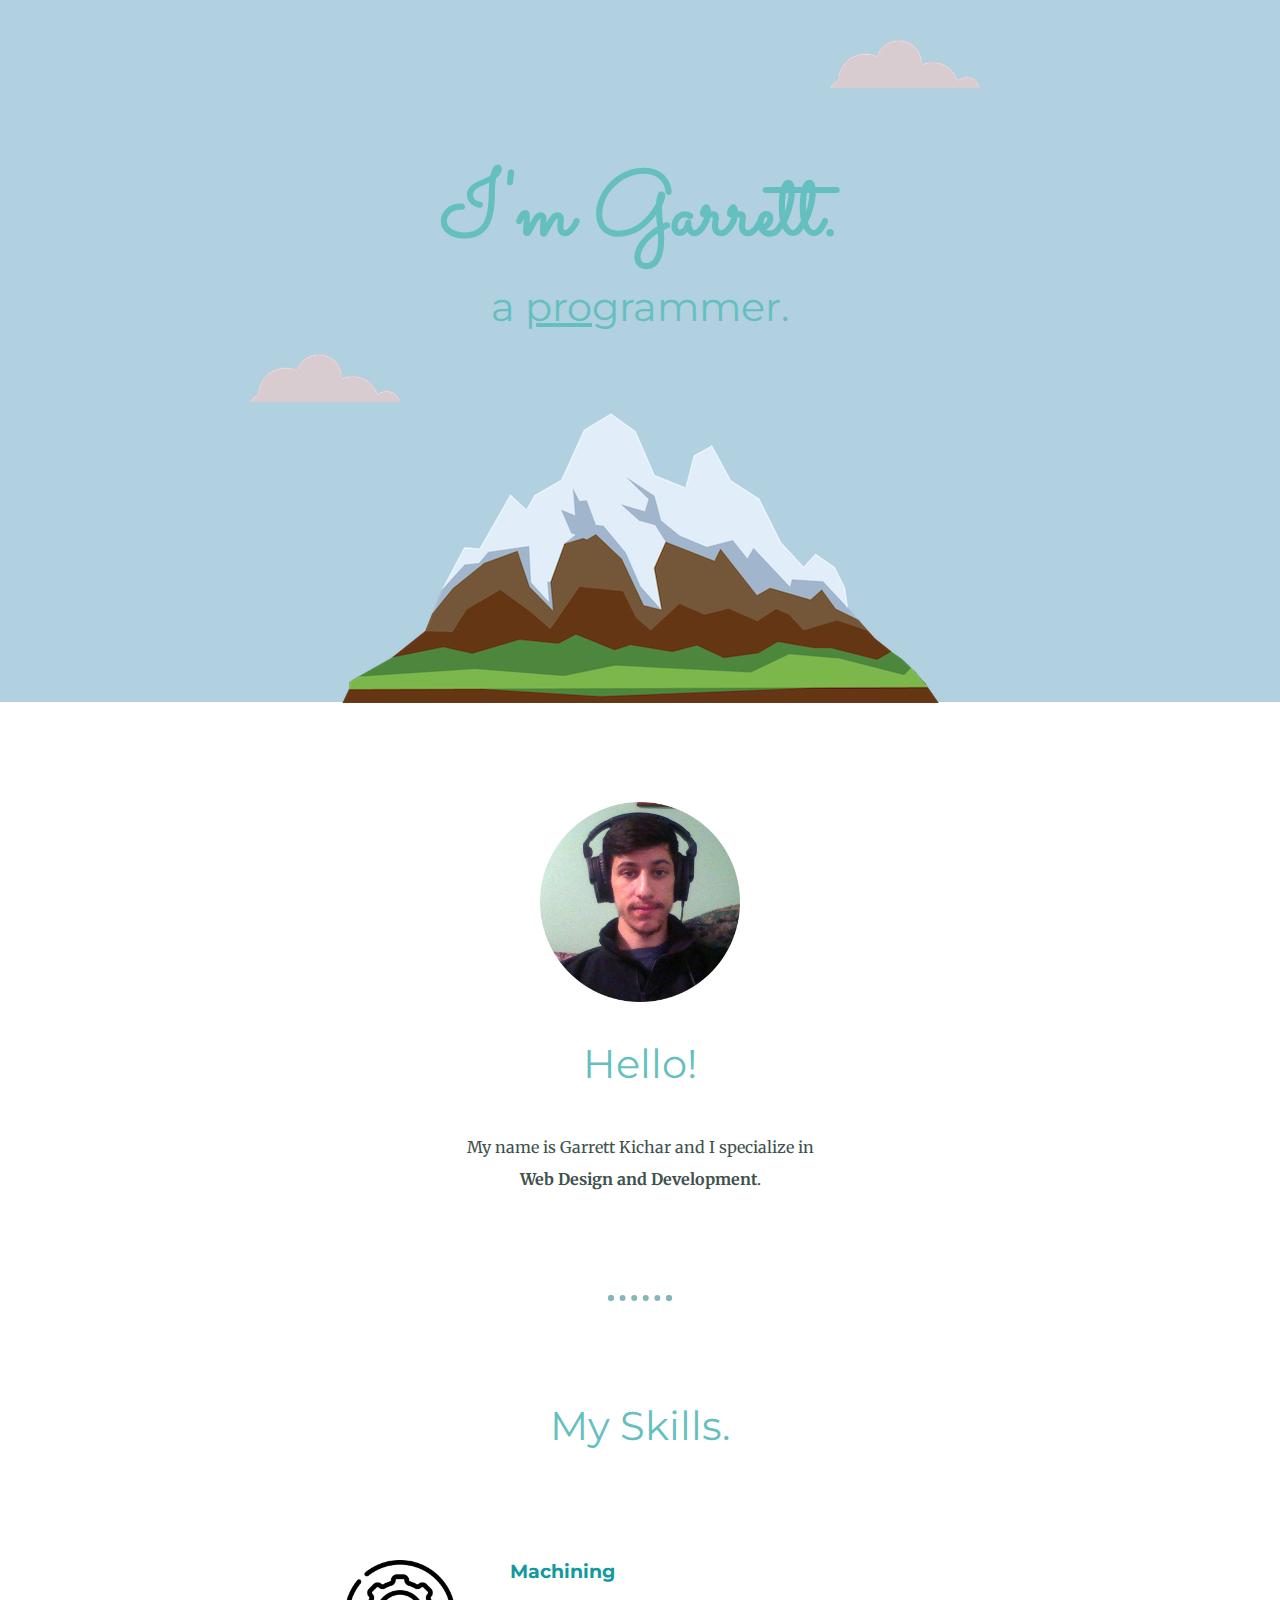
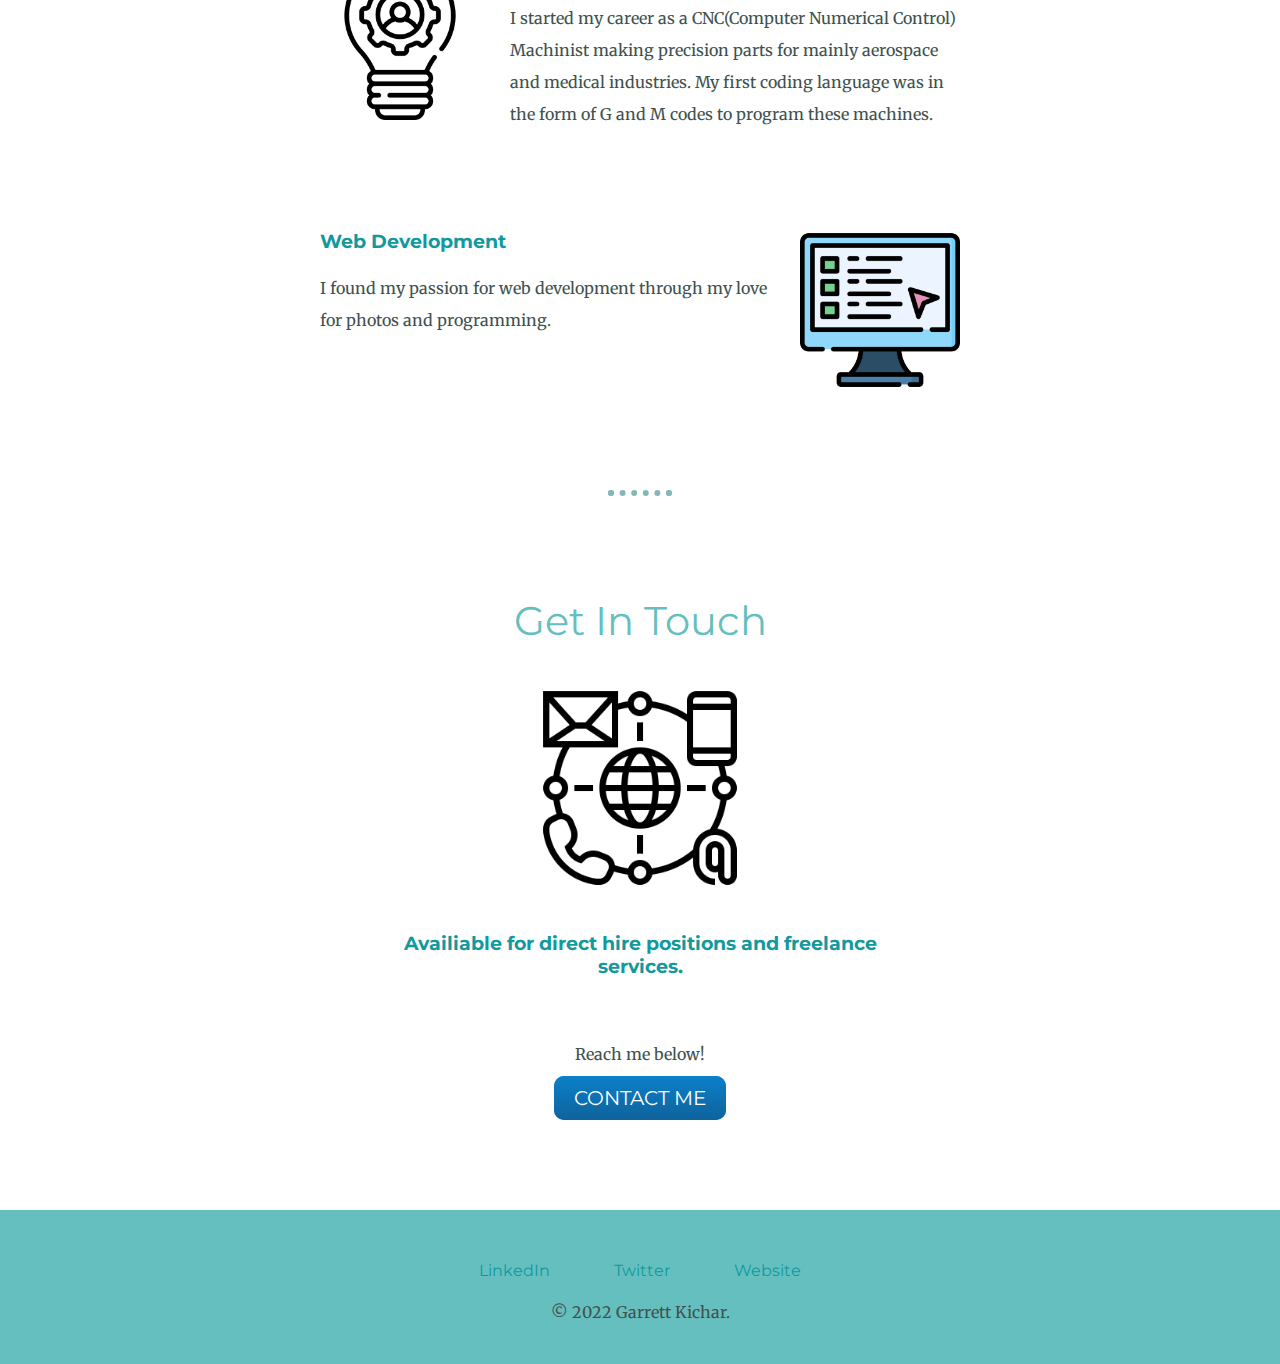
<file: index.html>
<!DOCTYPE html>
<html lang="en">
<head>
    <meta charset="UTF-8">
    <meta http-equiv="X-UA-Compatible" content="IE=edge">
    <meta name="viewport" content="width=device-width, initial-scale=1.0">
    <title>Garrett Kichar</title>
    <link rel="stylesheet" href="css/styles.css">
    <link rel="icon" href="favicon.ico?v=2">
    <link rel="preconnect" href="https://fonts.googleapis.com">
<link rel="preconnect" href="https://fonts.gstatic.com" crossorigin>
<link href="https://fonts.googleapis.com/css2?family=Merriweather&family=Montserrat&family=Sacramento&display=swap" rel="stylesheet">
</head>
<body>
    <div class="top-container">
        <img class="top-cloud" src="images/cloud.png" alt="cloud-img">
        <h1>I'm Garrett.</h1>
        <h2 class="heading">a <span class="pro">pro</span>grammer.</h2>
        <img class="bottom-cloud" src="images/cloud.png" alt="cloud-img">
        <img class="mountain" src="images/mountain.png" alt="mountain-img">
    </div>
    <div class="middle-container">
        <div class="profile">
          <img class="profile-pic" src="images/WIN_20220109_14_36_41_Pro-modified.png" alt="Profile Pitcure">
          <h2>Hello!</h2>
          <p class="intro">My name is Garrett Kichar and I specialize in <strong>Web Design and Development</strong>.</p>
        </div>
        <hr>
        <div class="skills">
          <h2>My Skills.</h2>
          <div class="skill-row">
            <img class="skills-img" src="images/skill.png" alt="Skills">
            <h3>Machining</h3>
            <p>I started my career as a CNC(Computer Numerical Control) Machinist making precision parts for mainly aerospace and medical industries. My first coding language was in the form of G and M codes to program these machines.</p>
          </div>
          <div class="skill-row clearfix">
            <img class="computer-img" src="images/computer.png" alt="Computer">
            <h3>Web Development</h3>
            <p>I found my passion for web development through my love for photos and programming.</p>
          </div>
        </div>
        <hr>
        <div class="contact-me">
          <h2>Get In Touch</h2>
          <img class="contact-img" src="images/contact.png" alt="Skills">
          <h3 class="contact-message">Availiable for direct hire positions and freelance services.</h3>
          <p>Reach me below!</p>
          <a class="btn" href="mailto:garrettkichar@yahoo.com">CONTACT ME</a>
        </div>
      </div>
      <div class="bottom-container">
        <a class="footer-link" href="https://www.linkedin.com/">LinkedIn</a>
        <a class="footer-link" href="https://twitter.com/">Twitter</a>
        <a class="footer-link" href="https://www.appbrewery.co/">Website</a>
        <p>© 2022 Garrett Kichar.</p>
      </div>
      

</body>
</html>
</file>
<file: css/styles.css>
/*************TAG SELECTORS*************/

body {
    color: #40514E;
    margin: 0;
    text-align: center;
    font-family: 'Merriweather', serif;
}

h1 {
    font-family: 'Sacramento', cursive;
    font-size: 5.625rem;
    margin: 50px auto 0 auto;
    color: #66BFBF;
}

h2 {
    font-family: 'Montserrat', sans-serif;
    font-size: 2.5rem;
    color: #66BFBF;
    font-weight: normal;
    padding-bottom: 10px;
}

h3 {
    font-family: 'Montserrat', sans-serif;
    color: #11999E;
}

a {
    color: #11999E;
    font-family: 'Montserrat', sans-serif;
    margin: 10px 30px;
    text-decoration: none;
}

a:hover {
    color: #EAF6F6;
}

p {
    line-height: 2;
}

hr {
    border: dotted #076d6d7c 6px;
    border-bottom: none;
    width: 4%;
    margin: 100px auto;
}

/*************CLASS SELECTORS*************/

.top-container {
    background-color: #B1D0E0;
    position: relative;
    padding-top: 100px;
}

.middle-container {
    margin: 100px 0;
}

.bottom-container {
    background-color: #66BFBF;
    padding: 50px 0 20px;
}


.heading {
    margin: 0;
    font-size: 30pt;
}

.pro {
    text-decoration: underline;
}

.intro {
    width: 30%;
    margin: auto;
}

.contact-message {
    width: 40%;
    margin: 40px auto 30px;
}

.copyright {
    color: #EAF6F6;
    font-size: 0.75rem;
    padding: 20px 0;
}

.profile-pic {
    height: 200px;
}

.bottom-cloud {
    position: absolute;
    left: 250px;
    bottom: 300px;
}

.top-cloud {
    position: absolute;
    right: 300px;
    top: 40px;
}

.mountain {
    position: relative;
    top: 5px;
}

.skills-img {
    width: 25%;
    float: left;
    margin-right: 30px;
}

.computer-img {
    width: 25%;
    float: right;
    margin-left: 30px;
}

.contact-img {
    width: 200px;
}

.skill-row {
    width: 50%;
    margin: 100px auto;
    text-align: left;
}

.clearfix:after {
    content:"";
    display:block;
    clear:both;
   }

.contact-message {
    width: 40%;
    margin: 40px auto 60px;
}

.btn {
    background: #0c80c9;
    background-image: -webkit-linear-gradient(top, #0c80c9, #0e639c);
    background-image: -moz-linear-gradient(top, #0c80c9, #0e639c);
    background-image: -ms-linear-gradient(top, #0c80c9, #0e639c);
    background-image: -o-linear-gradient(top, #0c80c9, #0e639c);
    background-image: linear-gradient(to bottom, #0c80c9, #0e639c);
    -webkit-border-radius: 10;
    -moz-border-radius: 10;
    border-radius: 10px;
    font-family: 'Montserrat', sans-serif;
    color: #ffffff;
    font-size: 20px;
    padding: 10px 20px 10px 20px;
    text-decoration: none;
  }
  
  .btn:hover {
    background: #65b6eb;
    background-image: -webkit-linear-gradient(top, #65b6eb, #2980b9);
    background-image: -moz-linear-gradient(top, #65b6eb, #2980b9);
    background-image: -ms-linear-gradient(top, #65b6eb, #2980b9);
    background-image: -o-linear-gradient(top, #65b6eb, #2980b9);
    background-image: linear-gradient(to bottom, #65b6eb, #2980b9);
    text-decoration: none;
  }
/*************ID SELECTORS*************/
</file>
